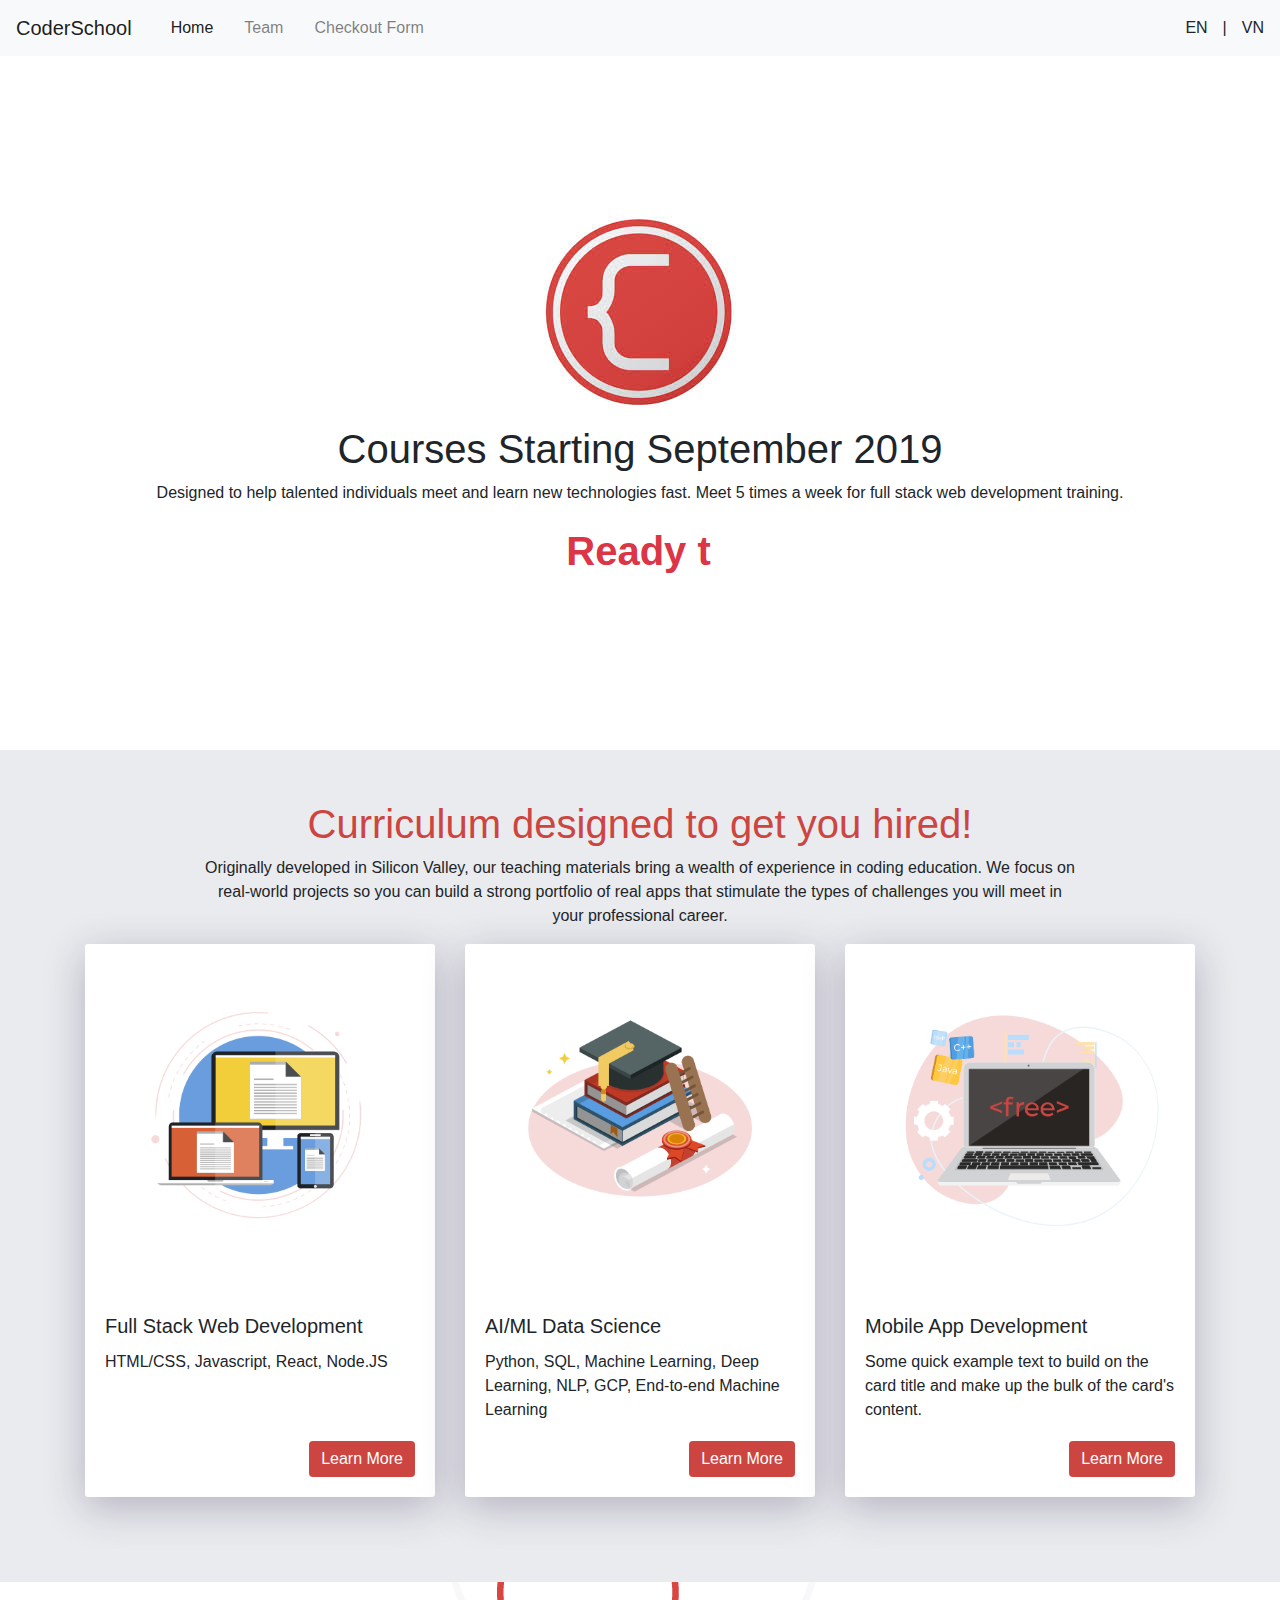
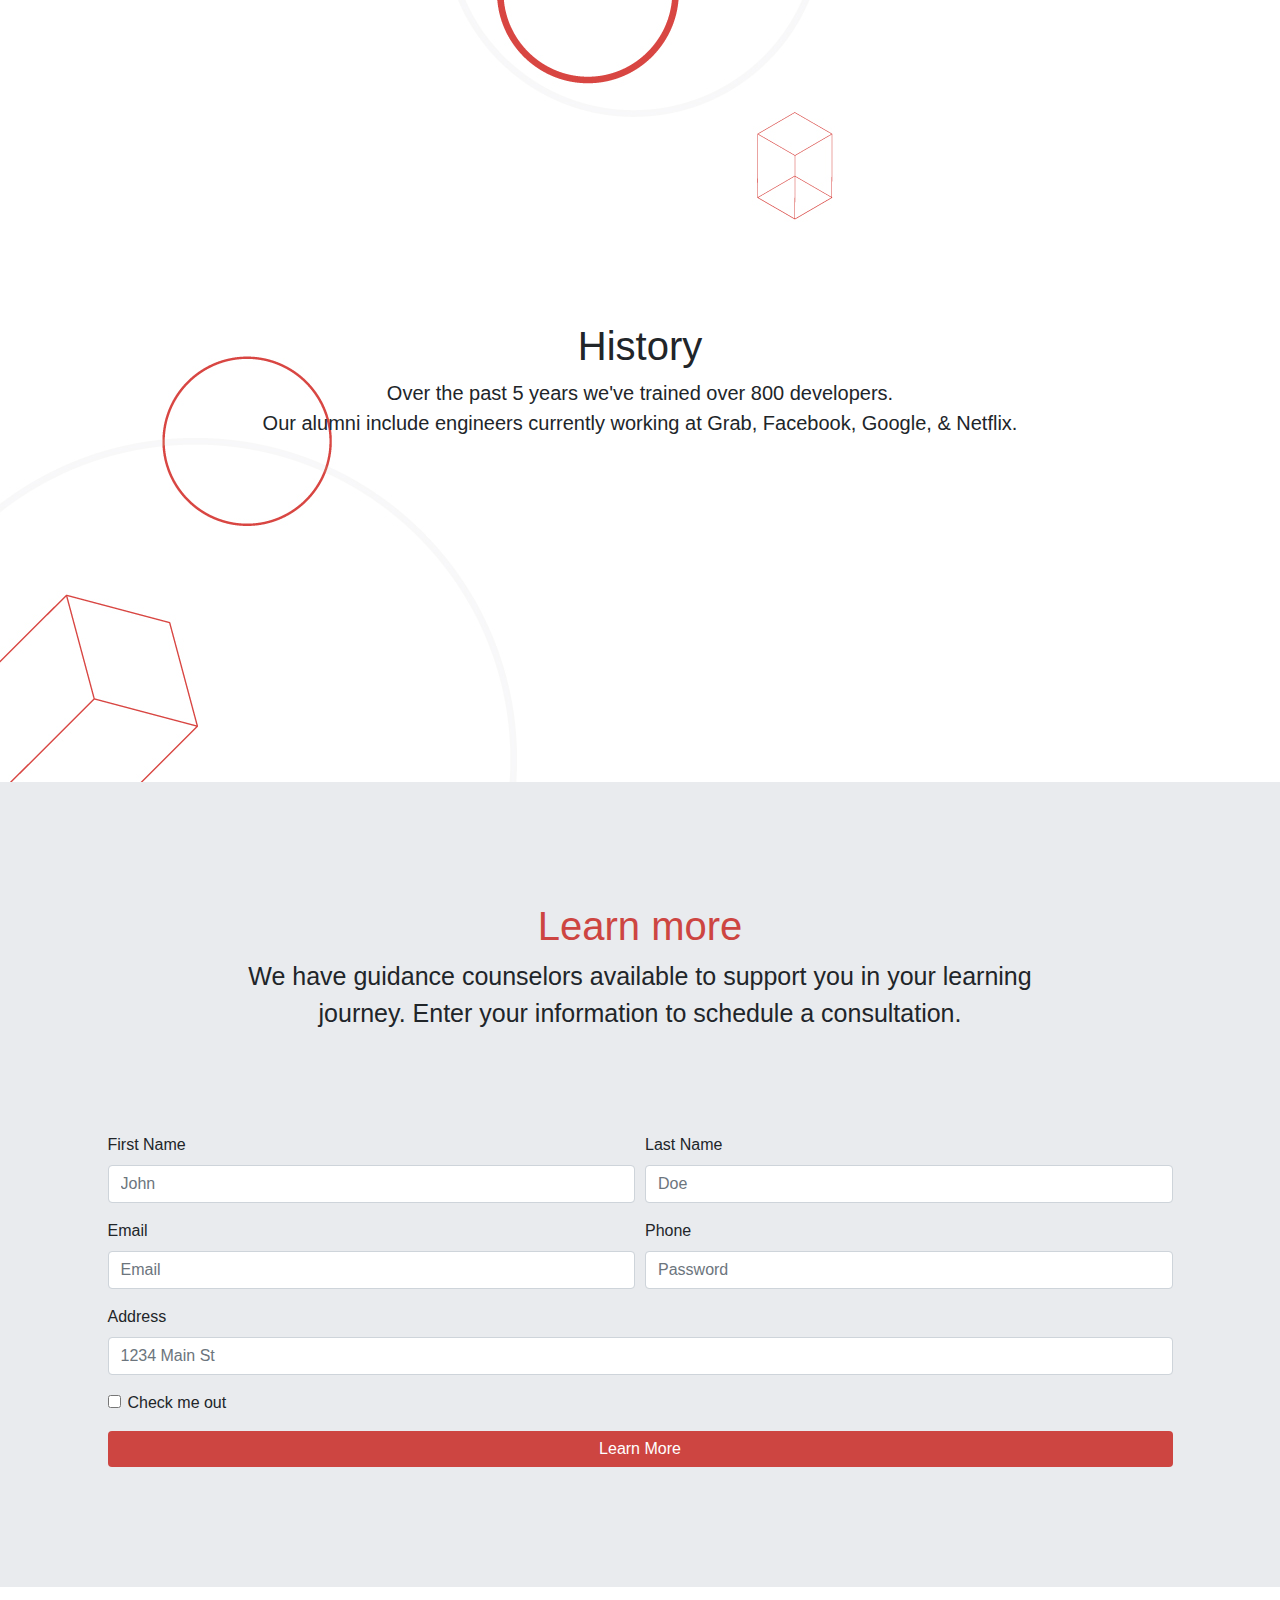
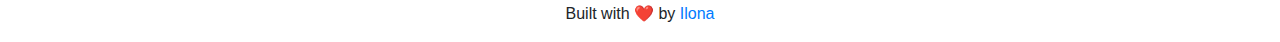
<file: index.html>
<!DOCTYPE html>
<html lang="en">
<head>
    <meta charset="UTF-8">
    <meta name="viewport" content="width=device-width, initial-scale=1.0">
    <title>CoderSchool Pricing</title>
    <link
  rel="stylesheet"
  crossorigin="anonymous"
  href="https://stackpath.bootstrapcdn.com/bootstrap/4.4.1/css/bootstrap.min.css"
  integrity="sha384-Vkoo8x4CGsO3+Hhxv8T/Q5PaXtkKtu6ug5TOeNV6gBiFeWPGFN9MuhOf23Q9Ifjh"
/>
    <link rel="stylesheet" href="style.css">
    <link
rel="stylesheet"
crossorigin="anonymous"
href="https://use.fontawesome.com/releases/v5.6.3/css/all.css"
integrity="sha384-UHRtZLI+pbxtHCWp1t77Bi1L4ZtiqrqD80Kn4Z8NTSRyMA2Fd33n5dQ8lWUE00s/"
/>
</head>

<body>
    <nav class="navbar navbar-expand-lg navbar-light bg-light fixed-top">
        <a class="navbar-brand" href="#">CoderSchool</a>
        <button 
            type="button" 
            aria-expanded="false" 
            class="navbar-toggler" 
            data-toggle="collapse" 
            aria-label="Toggle navigation" 
            data-target="#navbarSupportedContent" 
            aria-controls="navbarSupportedContent"
        >
            <span class="navbar-toggler-icon"></span>
        </button>

        <div class="collapse navbar-collapse" id="navbarSupportedContent">
            <ul class="navbar-nav mr-auto">
                <li class="nav-item active">
                    <a class="nav-link" href="#">Home <span class="sr-only">(current)</span></span></a>
                </li>
                <li class="nav-item">
                    <a class="nav-link" href=".team.html">Team</a>
                </li>
                <li class="nav-item">
                    <a class="nav-link" href="/checkout.html">Checkout Form</a>
                </li>
            </ul>
            <ul class="navbar-nav">
                <li class="nav-item">EN</li>
                <li class="nav-item">|</li>
                <li class="nav-item">VN</li>
            </ul>
        </div>
    </nav>

    <section id="first">
        <img src="img/logo.jpeg" alt="CoderSchool logo" />
        <h1 class="text-center">Courses Starting September 2019</h1>
        <p class="text-center">
            Designed to help talented individuals meet and learn new technologies fast.
            Meet 5 times a week for full stack web development training.
        </p>
        <p class="typewrite text-danger" data-period="2000"
                data-type='[ "Ready to change your life?", "What are u waiting for?", "Top-Rated Programming Courses Starting September 2019", "Join CoderSchool today!" ]'>
                <span class="wrap"></span>
        </p>
    </section>

    <section id="second">
        <div class="container">
            <h1 class="text-center red">Curriculum designed to get you hired!</h1>
            <p class="text-center">
                Originally developed in Silicon Valley, our teaching materials bring a
                wealth of experience in coding education. We focus on real-world projects so
                you can build a strong portfolio of real apps that stimulate the types of
                challenges you will meet in your professional career.
            </p>
        </div>
        
        <div class="cards">
            <div class="card-1">
                <img class="card-img-top" src="img/card1.png" alt="Card image cap" />
                <div class="card-body">
                    <h5 class="card-title">Full Stack Web Development</h5>
                    <p class="card-text card-text-1">HTML/CSS, Javascript, React, Node.JS</p>
                    <div class="text-right">
                        <a href="#" class="btn btn-primary red">Learn More</a>
                    </div>
                </div>
            </div>
            <div class="card-2">
                <img class="card-img-top" src="img/card2.png" alt="Card image cap" />
                <div class="card-body">
                    <h5 class="card-title">AI/ML Data Science</h5>
                    <p class="card-text">Python, SQL, Machine Learning, Deep Learning, NLP, GCP, End-to-end Machine Learning</p>
                    <div class="text-right">
                        <a href="#" class="btn btn-primary red">Learn More</a>
                    </div>
                </div>
            </div>
            <div class="card-3">
                <img class="card-img-top" src="img/card3.png" alt="Card image cap" />
                <div class="card-body">
                    <h5 class="card-title">Mobile App Development</h5>
                    <p class="card-text">Some quick example text to build on the card title and make up the bulk of the card's content.</p>
                    <div class="text-right">
                        <a href="#" class="btn btn-primary red">Learn More</a>
                    </div>
                </div>
            </div>
        </div>
    </section>

    <section id="third">
        <h1><i class="fas fa-history"></i>History</h1>
        <blockquote class="blockquote text-center">
            <p>
                Over the past 5 years we've trained over 800 developers. <br />
                Our alumni include engineers currently working at Grab, Facebook, Google, & Netflix.
            </p>
        </blockquote>
    </section>

    <section id="fourth">
        <div class="container">
            <h1 class="text-center red">Learn more</h1>
            <p class="text-center">
                We have guidance counselors available to support you in your learning
                journey. Enter your information to schedule a consultation.
            </p>
        </div>
    </section>

    <form>
        <div class="form-row">
            <div class="form-group col-md-5">
                <label for="fname">First Name</label>
                <input type="text" class="form-control" id="fname" placeholder="John" />
            </div>
            <div class="form-group col-md-5">
                <label for="lname">Last Name</label>
                <input type="text" class="form-control" id="lname" placeholder="Doe" />
            </div>
            <div class="form-group col-md-5">
                <label for="email">Email</label>
                <input type="email" class="form-control" id="email" placeholder="Email" />
            </div>
            <div class="form-group col-md-5">
                <label for="password">Phone</label>
                <input
                    type="password"
                    class="form-control"
                    id="password"
                    placeholder="Password" 
                />
            </div>
        </div>
        <div class="form-row">
            <div class="form-group col-md-10">
                <label for="address">Address</label>
                <input 
                    type="text"
                    class="form-control"
                    id="address"
                    placeholder="1234 Main St"
                />
            </div>
            <div class="form-group col-md-10">
                <div class="form-check">
                    <input class="form-check-input" type="checkbox" id="gridCheck" />
                    <label class="form-check-label" for="gridCheck">
                        Check me out
                    </label>
                </div>
            </div>
            <div class="text-center col-md-10">
                <button type="button" class="btn btn-primary btn-block">Learn More</button>
            </div>
        </div>
    </form>

    <footer>
        <p class="text-center">Built with ❤️ by <a href="#">Ilona</a></p>
    </footer>

    <script
  src="https://code.jquery.com/jquery-3.4.1.slim.min.js"
  integrity="sha384-J6qa4849blE2+poT4WnyKhv5vZF5SrPo0iEjwBvKU7imGFAV0wwj1yYfoRSJoZ+n"
  crossorigin="anonymous"
></script>
    <script
  src="https://cdn.jsdelivr.net/npm/popper.js@1.16.0/dist/umd/popper.min.js"
  integrity="sha384-Q6E9RHvbIyZFJoft+2mJbHaEWldlvI9IOYy5n3zV9zzTtmI3UksdQRVvoxMfooAo"
  crossorigin="anonymous"
></script>
    <script
  src="https://stackpath.bootstrapcdn.com/bootstrap/4.4.1/js/bootstrap.min.js"
  integrity="sha384-wfSDF2E50Y2D1uUdj0O3uMBJnjuUD4Ih7YwaYd1iqfktj0Uod8GCExl3Og8ifwB6"
  crossorigin="anonymous"
></script>
    <script>
        window.addEventListener('DOMContentLoaded', (event) => {
            //made by vipul mirajkar thevipulm.appspot.com
            var TxtType = function (el, toRotate, period) {
                this.toRotate = toRotate;
                this.el = el;
                this.loopNum = 0;
                this.period = parseInt(period, 10) || 2000;
                this.txt = '';
                this.tick();
                this.isDeleting = false;
            };

            TxtType.prototype.tick = function () {
                var i = this.loopNum % this.toRotate.length;
                var fullTxt = this.toRotate[i];

                if (this.isDeleting) {
                    this.txt = fullTxt.substring(0, this.txt.length - 1);
                } else {
                    this.txt = fullTxt.substring(0, this.txt.length + 1);
                }

                this.el.innerHTML = '<span class="wrap">' + this.txt + '</span>';

                var that = this;
                var delta = 200 - Math.random() * 100;

                if (this.isDeleting) { delta /= 2; }

                if (!this.isDeleting && this.txt === fullTxt) {
                    delta = this.period;
                    this.isDeleting = true;
                } else if (this.isDeleting && this.txt === '') {
                    this.isDeleting = false;
                    this.loopNum++;
                    delta = 500;
                }

                setTimeout(function () {
                    that.tick();
                }, delta);
            };

            window.onload = function () {
                var elements = document.getElementsByClassName('typewrite');
                for (var i = 0; i < elements.length; i++) {
                    var toRotate = elements[i].getAttribute('data-type');
                    var period = elements[i].getAttribute('data-period');
                    if (toRotate) {
                        new TxtType(elements[i], JSON.parse(toRotate), period);
                    }
                }
                // INJECT CSS
                var css = document.createElement("style");
                css.type = "text/css";
                css.innerHTML = ".typewrite > .wrap { border-right: 0.08em solid #fff}";
                document.body.appendChild(css);
            };
        });
    </script>
</body>
</html>
</file>
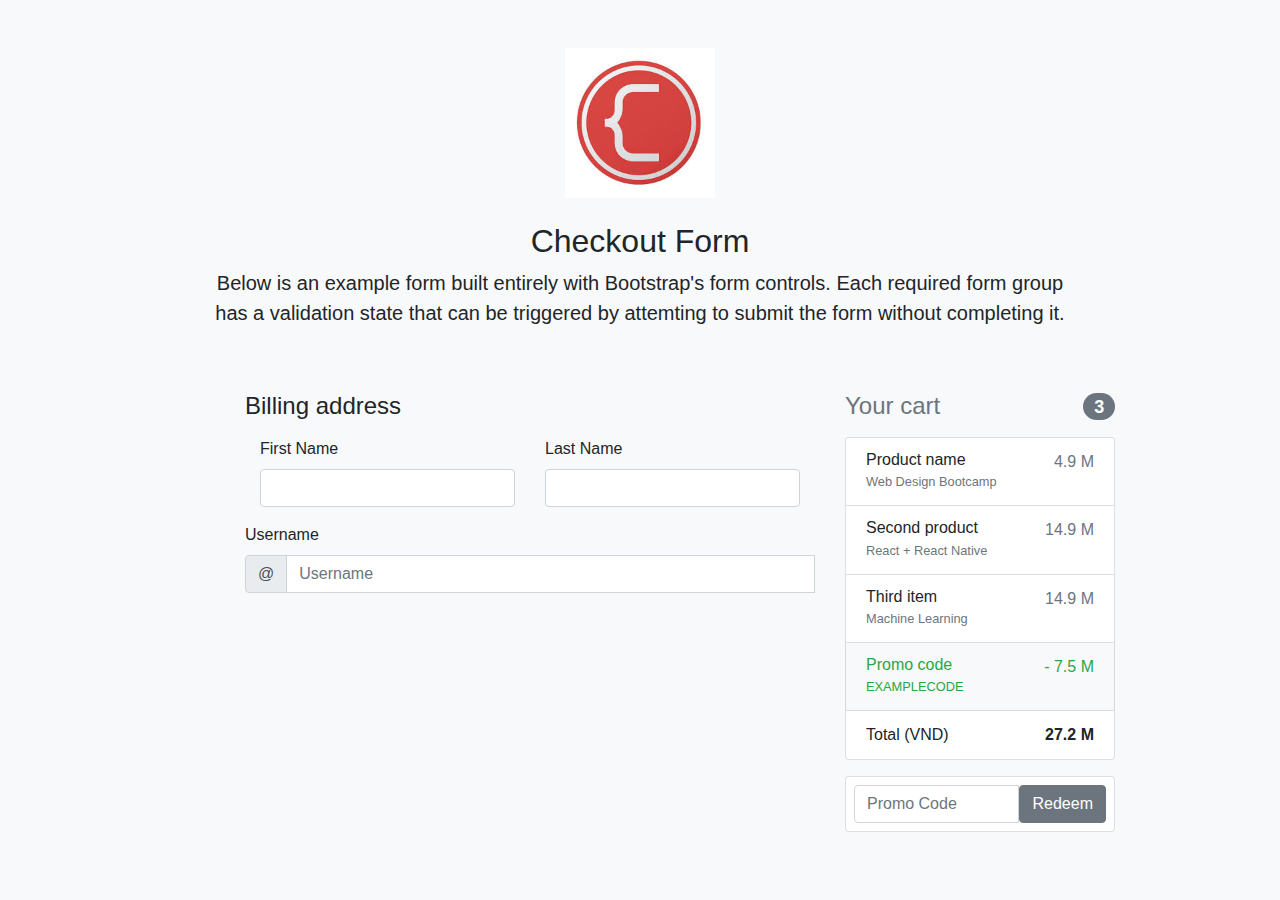
<file: checkout.html>
<!DOCTYPE html>
<html lang="en">
<head>
    <meta charset="UTF-8">
    <meta name="viewport" content="width=device-width, initial-scale=1.0">
    <title>Checkout Form</title>
    <link
  rel="stylesheet"
  crossorigin="anonymous"
  href="https://stackpath.bootstrapcdn.com/bootstrap/4.4.1/css/bootstrap.min.css"
  integrity="sha384-Vkoo8x4CGsO3+Hhxv8T/Q5PaXtkKtu6ug5TOeNV6gBiFeWPGFN9MuhOf23Q9Ifjh"
/> 
    <link rel="stylesheet" href="style.css">
</head>

<body class="bg-light">
    <div class="container">
        <div class="py-5 text-center">
            <img class="d-block mx-auto mb-4" src="img/logo.jpeg" alt height="150">
            <h2>Checkout Form</h2>
            <p class="lead">
                Below is an example form built entirely with Bootstrap's form controls.
                Each required form group has a validation state that can be triggered by
                attemting to submit the form without completing it.
            </p>
        </div>
    </div>

    <div class="row">
        <div class="col-md-4 order-md-2 mb-4">
            <h4 class="d-flex justify-content-between align-items-center mb-3">
                <span class="text-muted">Your cart</span>
                <span class="badge badge-secondary badge-pill">3</span>
            </h4>
            <ul class="list-group mb-3">
                <li class="list-group-item d-flex justify-content-between lh-condensed">
                    <div>
                        <h6 class="my-0">Product name</h6>
                        <small class="text-muted">Web Design Bootcamp</small>
                    </div>
                    <span class="text-muted">4.9 M</span>
                </li>
                <li class="list-group-item d-flex justify-content-between lh-condensed">
                    <div>
                        <h6 class="my-0">Second product</h6>
                        <small class="text-muted">React + React Native</small>
                    </div>
                    <span class="text-muted">14.9 M</span>
                </li>
                <li class="list-group-item d-flex justify-content-between lh-condensed">
                    <div>
                        <h6 class="my-0">Third item</h6>
                        <small class="text-muted">Machine Learning</small>
                    </div>
                    <span class="text-muted">14.9 M</span>
                </li>
                <li class="list-group-item d-flex justify-content-between bg-light">
                    <div class="text-success">
                        <h6 class="my-0">Promo code</h6>
                        <small>EXAMPLECODE</small>
                    </div>
                    <span class="text-success">- 7.5 M</span>
                </li>
                <li class="list-group-item d-flex justify-content-between">
                    <span>Total (VND)</span>
                    <strong>27.2 M</strong>
                </li>
            </ul>

            <form class="card p-2">
                <div class="input-group">
                    <input type="text" class="form-control" placeholder="Promo Code">
                    <div class="input=group-append">
                        <button type="submit" class="btn btn-secondary">Redeem</button>
                    </div>
                </div>
            </form>
        </div>

        <div class="col-md-8 order-md-1">
            <h4 class="mb-3">Billing address</h4>
            <form class="needs-validation" novalidate>
                <div class="first-row">
                    <div class="col-md-6 mb-3">
                        <label for="firstName">First Name</label>
                        <input type="text" class="form-control" id="firstName" placeholder value required>
                        <div class="invalid-feedback">Valid first name is required</div>
                    </div>
                    <div class="col-md-6 mb-3">
                        <label for="lastName">Last Name</label>
                        <input type="text" class="form-control" id="lastName" placeholder value required>
                        <div class="invalid-feedback">Valid first name is required</div>
                    </div>
                </div>
                <div class="mb-3">
                    <label class="username" for="userName">Username</label>
                    <div class="input-group">
                        <div class="input-group-prepend">
                            <span class="input-group-text">@</span>
                        </div>
                        <input type="text" class="form-control input-user" id="username" placeholder="Username" required>
                        <div class="invalid-feedback" style="width:100%;">Your username is required</div>
                    </div>
                </div>

            </form>
        </div>
    </div>
</body>
</html>
</file>
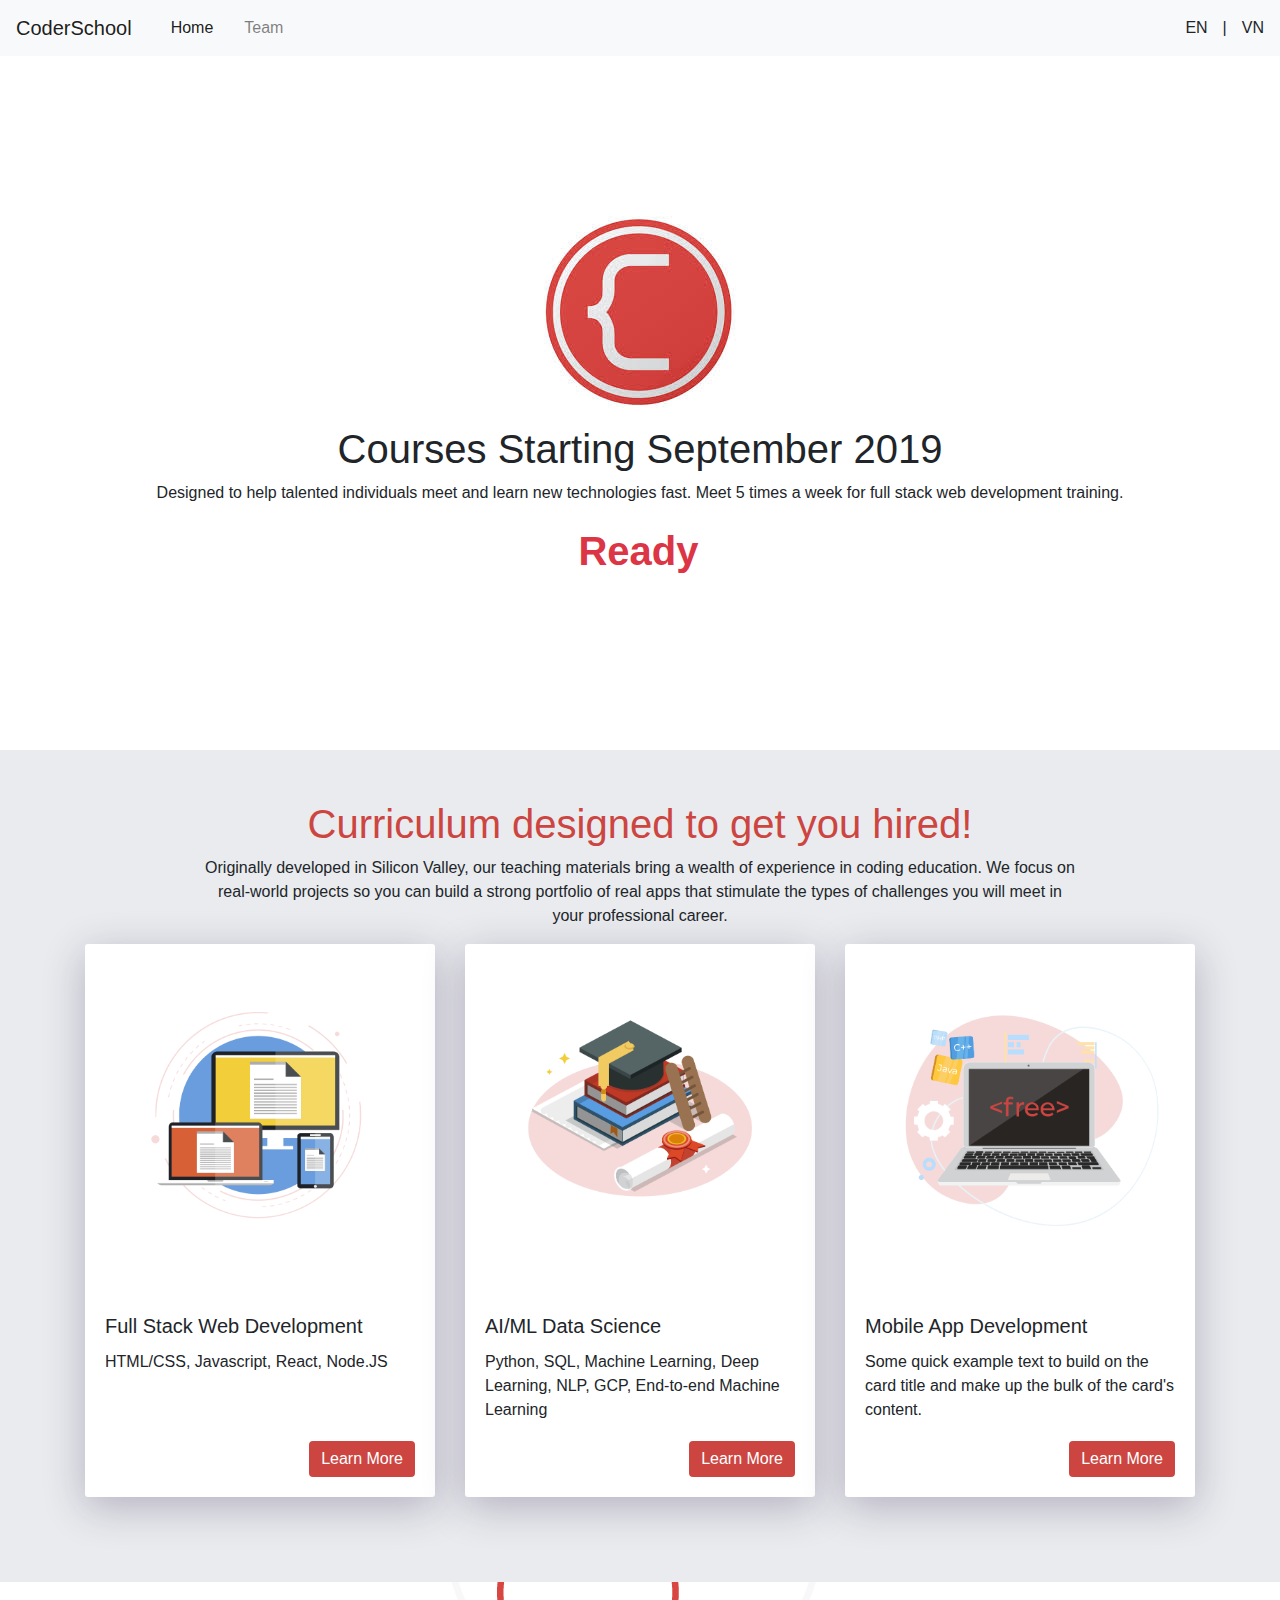
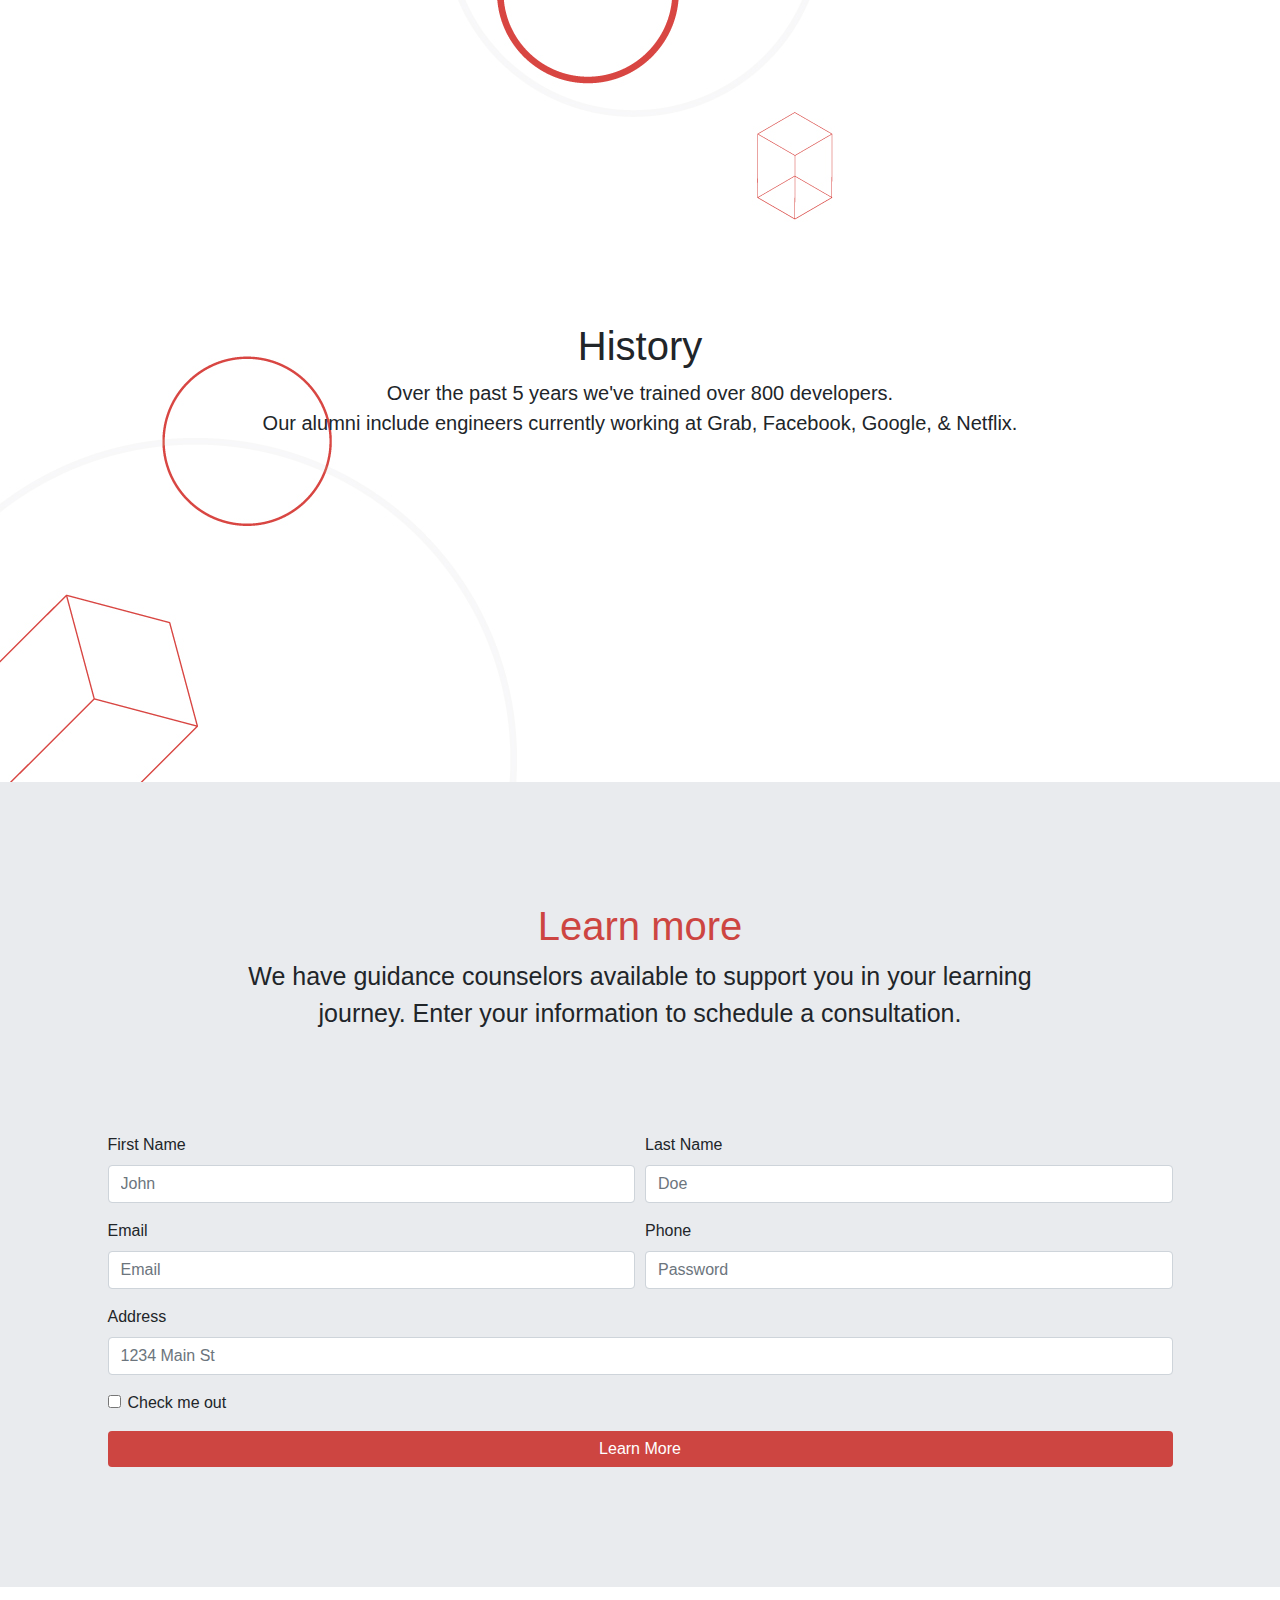
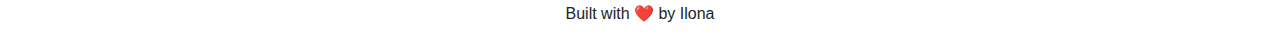
<file: main.html>
<!DOCTYPE html>
<html lang="en">
<head>
    <meta charset="UTF-8">
    <meta name="viewport" content="width=device-width, initial-scale=1.0">
    <title>CoderSchool Pricing</title>
    <link
  rel="stylesheet"
  crossorigin="anonymous"
  href="https://stackpath.bootstrapcdn.com/bootstrap/4.4.1/css/bootstrap.min.css"
  integrity="sha384-Vkoo8x4CGsO3+Hhxv8T/Q5PaXtkKtu6ug5TOeNV6gBiFeWPGFN9MuhOf23Q9Ifjh"
/>
    <link rel="stylesheet" href="style.css">
    <link
rel="stylesheet"
crossorigin="anonymous"
href="https://use.fontawesome.com/releases/v5.6.3/css/all.css"
integrity="sha384-UHRtZLI+pbxtHCWp1t77Bi1L4ZtiqrqD80Kn4Z8NTSRyMA2Fd33n5dQ8lWUE00s/"
/>
</head>

<body>
    <nav class="navbar navbar-expand-lg navbar-light bg-light fixed-top">
        <a class="navbar-brand" href="#">CoderSchool</a>
        <button 
            type="button" 
            aria-expanded="false" 
            class="navbar-toggler" 
            data-toggle="collapse" 
            aria-label="Toggle navigation" 
            data-target="#navbarSupportedContent" 
            aria-controls="navbarSupportedContent"
        >
            <span class="navbar-toggler-icon"></span>
        </button>

        <div class="collapse navbar-collapse" id="navbarSupportedContent">
            <ul class="navbar-nav mr-auto">
                <li class="nav-item active">
                    <a class="nav-link" href="#">Home <span class="sr-only">(current)</span></span></a>
                </li>
                <li class="nav-item">
                    <a class="nav-link" href=".team.html">Team</a>
                </li>
            </ul>
            <ul class="navbar-nav">
                <li class="nav-item">EN</li>
                <li class="nav-item">|</li>
                <li class="nav-item">VN</li>
            </ul>
        </div>
    </nav>

    <section id="first">
        <img src="img/logo.jpeg" alt="CoderSchool logo" />
        <h1 class="text-center">Courses Starting September 2019</h1>
        <p class="text-center">
            Designed to help talented individuals meet and learn new technologies fast.
            Meet 5 times a week for full stack web development training.
        </p>
        <p class="typewrite text-danger" data-period="2000"
                data-type='[ "Ready to change your life?", "What are u waiting for?", "Top-Rated Programming Courses Starting September 2019", "Join CoderSchool today!" ]'>
                <span class="wrap"></span>
        </p>
    </section>

    <section id="second">
        <div class="container">
            <h1 class="text-center red">Curriculum designed to get you hired!</h1>
            <p class="text-center">
                Originally developed in Silicon Valley, our teaching materials bring a
                wealth of experience in coding education. We focus on real-world projects so
                you can build a strong portfolio of real apps that stimulate the types of
                challenges you will meet in your professional career.
            </p>
        </div>
        
        <div class="cards">
            <div class="card-1">
                <img class="card-img-top" src="img/card1.png" alt="Card image cap" />
                <div class="card-body">
                    <h5 class="card-title">Full Stack Web Development</h5>
                    <p class="card-text">HTML/CSS, Javascript, React, Node.JS</p>
                    <div class="text-right">
                        <a href="#" class="btn btn-primary red">Learn More</a>
                    </div>
                </div>
            </div>
            <div class="card-2">
                <img class="card-img-top" src="img/card2.png" alt="Card image cap" />
                <div class="card-body">
                    <h5 class="card-title">AI/ML Data Science</h5>
                    <p class="card-text">Python, SQL, Machine Learning, Deep Learning, NLP, GCP, End-to-end Machine Learning</p>
                    <div class="text-right">
                        <a href="#" class="btn btn-primary red">Learn More</a>
                    </div>
                </div>
            </div>
            <div class="card-3">
                <img class="card-img-top" src="img/card3.png" alt="Card image cap" />
                <div class="card-body">
                    <h5 class="card-title">Mobile App Development</h5>
                    <p class="card-text">Some quick example text to build on the card title and make up the bulk of the card's content.</p>
                    <div class="text-right">
                        <a href="#" class="btn btn-primary red">Learn More</a>
                    </div>
                </div>
            </div>
        </div>
    </section>

    <section id="third">
        <h1><i class="fas fa-history"></i>History</h1>
        <blockquote class="blockquote text-center">
            <p>
                Over the past 5 years we've trained over 800 developers. <br />
                Our alumni include engineers currently working at Grab, Facebook, Google, & Netflix.
            </p>
        </blockquote>
    </section>

    <section id="fourth">
        <div class="container">
            <h1 class="text-center red">Learn more</h1>
            <p class="text-center">
                We have guidance counselors available to support you in your learning
                journey. Enter your information to schedule a consultation.
            </p>
        </div>
    </section>

    <form>
        <div class="form-row">
            <div class="form-group col-md-5">
                <label for="fname">First Name</label>
                <input type="text" class="form-control" id="fname" placeholder="John" />
            </div>
            <div class="form-group col-md-5">
                <label for="lname">Last Name</label>
                <input type="text" class="form-control" id="lname" placeholder="Doe" />
            </div>
            <div class="form-group col-md-5">
                <label for="email">Email</label>
                <input type="email" class="form-control" id="email" placeholder="Email" />
            </div>
            <div class="form-group col-md-5">
                <label for="password">Phone</label>
                <input
                    type="password"
                    class="form-control"
                    id="password"
                    placeholder="Password" 
                />
            </div>
        </div>
        <div class="form-row">
            <div class="form-group col-md-10">
                <label for="address">Address</label>
                <input 
                    type="text"
                    class="form-control"
                    id="address"
                    placeholder="1234 Main St"
                />
            </div>
            <div class="form-group col-md-10">
                <div class="form-check">
                    <input class="form-check-input" type="checkbox" id="gridCheck" />
                    <label class="form-check-label" for="gridCheck">
                        Check me out
                    </label>
                </div>
            </div>
            <div class="text-center col-md-10">
                <button type="button" class="btn btn-primary btn-block">Learn More</button>
            </div>
        </div>
    </form>

    <footer>
        <p class="text-center">Built with ❤️ by Ilona</p>
    </footer>

    <script
  src="https://code.jquery.com/jquery-3.4.1.slim.min.js"
  integrity="sha384-J6qa4849blE2+poT4WnyKhv5vZF5SrPo0iEjwBvKU7imGFAV0wwj1yYfoRSJoZ+n"
  crossorigin="anonymous"
></script>
    <script
  src="https://cdn.jsdelivr.net/npm/popper.js@1.16.0/dist/umd/popper.min.js"
  integrity="sha384-Q6E9RHvbIyZFJoft+2mJbHaEWldlvI9IOYy5n3zV9zzTtmI3UksdQRVvoxMfooAo"
  crossorigin="anonymous"
></script>
    <script
  src="https://stackpath.bootstrapcdn.com/bootstrap/4.4.1/js/bootstrap.min.js"
  integrity="sha384-wfSDF2E50Y2D1uUdj0O3uMBJnjuUD4Ih7YwaYd1iqfktj0Uod8GCExl3Og8ifwB6"
  crossorigin="anonymous"
></script>
    <script>
        window.addEventListener('DOMContentLoaded', (event) => {
            //made by vipul mirajkar thevipulm.appspot.com
            var TxtType = function (el, toRotate, period) {
                this.toRotate = toRotate;
                this.el = el;
                this.loopNum = 0;
                this.period = parseInt(period, 10) || 2000;
                this.txt = '';
                this.tick();
                this.isDeleting = false;
            };

            TxtType.prototype.tick = function () {
                var i = this.loopNum % this.toRotate.length;
                var fullTxt = this.toRotate[i];

                if (this.isDeleting) {
                    this.txt = fullTxt.substring(0, this.txt.length - 1);
                } else {
                    this.txt = fullTxt.substring(0, this.txt.length + 1);
                }

                this.el.innerHTML = '<span class="wrap">' + this.txt + '</span>';

                var that = this;
                var delta = 200 - Math.random() * 100;

                if (this.isDeleting) { delta /= 2; }

                if (!this.isDeleting && this.txt === fullTxt) {
                    delta = this.period;
                    this.isDeleting = true;
                } else if (this.isDeleting && this.txt === '') {
                    this.isDeleting = false;
                    this.loopNum++;
                    delta = 500;
                }

                setTimeout(function () {
                    that.tick();
                }, delta);
            };

            window.onload = function () {
                var elements = document.getElementsByClassName('typewrite');
                for (var i = 0; i < elements.length; i++) {
                    var toRotate = elements[i].getAttribute('data-type');
                    var period = elements[i].getAttribute('data-period');
                    if (toRotate) {
                        new TxtType(elements[i], JSON.parse(toRotate), period);
                    }
                }
                // INJECT CSS
                var css = document.createElement("style");
                css.type = "text/css";
                css.innerHTML = ".typewrite > .wrap { border-right: 0.08em solid #fff}";
                document.body.appendChild(css);
            };
        });
    </script>
</body>
</html>
</file>
<file: style.css>
.navbar-nav > .nav-item {
    margin-left: 15px;
}

.typewrite {
    font-size: 40px;
    font-weight: bold;
    color: var(--red);
}

.box-shadow {
    box-shadow: 0 0.25rem 0.75rem rgba(0, 0, 0, 0.05);
}

#first {
    height: 600px;
    padding-top: 200px;
    margin-bottom: 150px;
}

section {
    display: flex;
    align-items: center;
    flex-direction: column;
}

:root {
    --red: #cd4541;
}

.red {
    color: var(--red);
}

.btn-primary {
    border: 0px;
    color: white;
    background-color: var(--red);
}

.btn-primary:hover {
    transition-duration: 0.3s;
    background-color: var(--red);
    opacity: 90%;
}

#second {
    background-color: #e9ebee;
    padding-bottom: 60px;
    padding-top: 50px;
}

.cards {
    display: flex;
}

.card-1, .card-2, .card-3 {
    margin-bottom: 25px;
    margin-left: 15px;
    margin-right: 15px;
    box-shadow: 0 10px 40px rgba(59, 43, 91, 0.3);
    max-width: 350px;
    background-color: white;
    border-radius: 3px;
}

.card-text {
    min-height: 75px;
}

#third {
    height: 800px;
    background-position: left-center;
    background-repeat: no-repeat;
    background-image: url(/img/banner.jpg);
    padding-top: 200px;
}

#third > h1 {
    padding-top: 140px;
}

#fourth {
    background-color: #e9ebee;
    padding-top: 120px;
}

#fourth > .container > p:nth-last-of-type(1) {
    font-size: 25px;
    margin-bottom: 100px;
}

form {
    background-color: #e9ebee;
    padding-bottom: 120px;
}

.form-row {
    justify-content: center;
}

footer {
    padding-top: 15px;
}


/* Checkout CSS */

.container {
    max-width: 900px;
}

.row {
    max-width: 900px;
    margin-left: 230px;
}

.first-row {
    display: flex;
}

.needs-validation {
    background-color: transparent;
}
</file>
